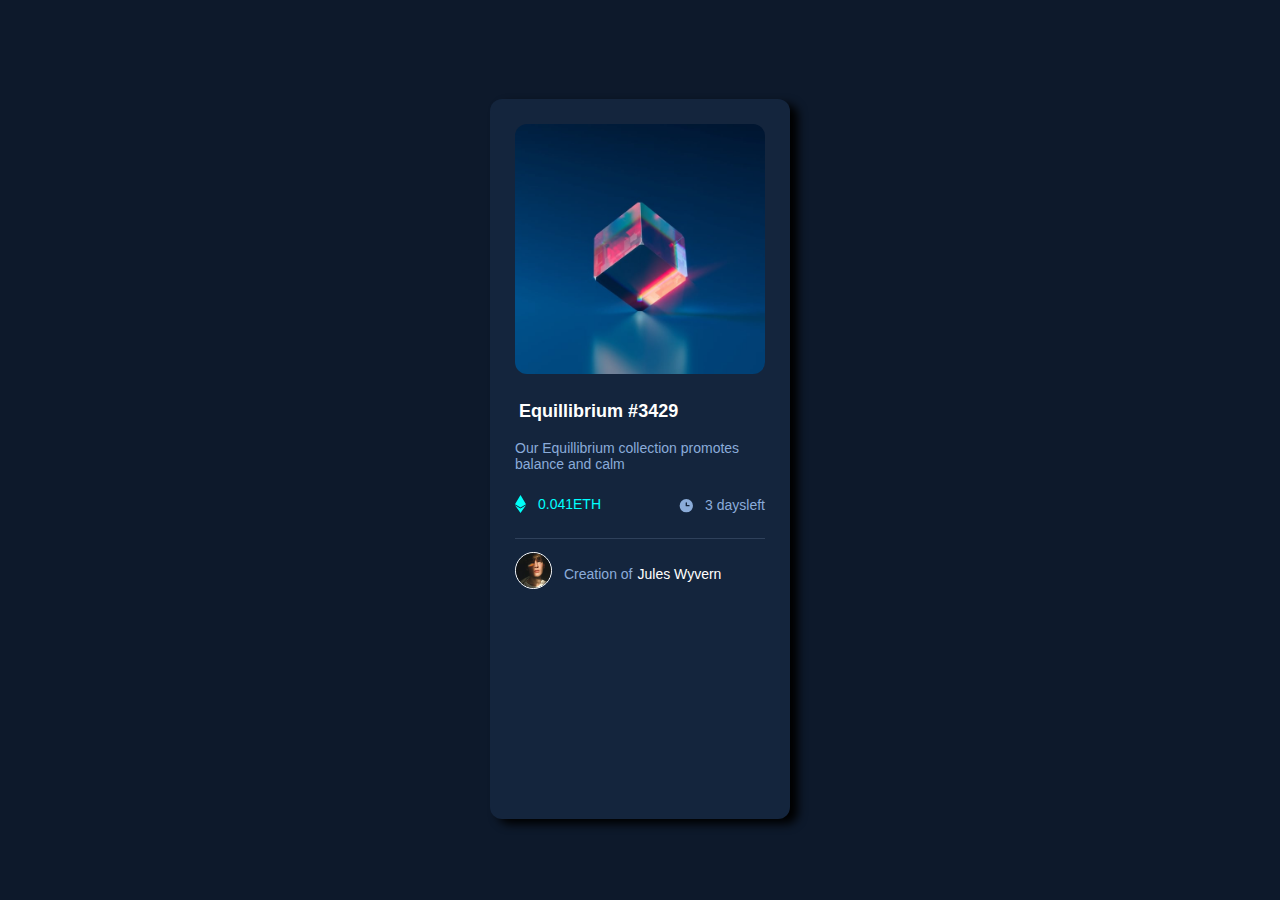
<file: NFT-preview-card/index.html>
<!DOCTYPE html>
<html lang="en">

<head>
    <meta charset="UTF-8">
    <meta http-equiv="X-UA-Compatible" content="IE=edge">
    <meta name="viewport" content="width=device-width, initial-scale=1.0">
    <title>front-end mentor project 1</title>
    <link rel="stylesheet" href="index.css">
</head>

<body>
    <main>
        <div id="image">
            <img id="equillibrium-img" src="images/image-equilibrium.jpg" alt="image-equilibrium">
            <div id="icon-view">
                <svg width="48" height="48" xmlns="http://www.w3.org/2000/svg"><g fill="none" fill-rule="evenodd"><path d="M0 0h48v48H0z"/><path d="M24 9C14 9 5.46 15.22 2 24c3.46 8.78 12 15 22 15 10.01 0 18.54-6.22 22-15-3.46-8.78-11.99-15-22-15Zm0 25c-5.52 0-10-4.48-10-10s4.48-10 10-10 10 4.48 10 10-4.48 10-10 10Zm0-16c-3.31 0-6 2.69-6 6s2.69 6 6 6 6-2.69 6-6-2.69-6-6-6Z" fill="#FFF" fill-rule="nonzero"/></g></svg>
            </div>

        </div>

        <div id="fig-text">
            <p>Equillibrium #3429</p>
        </div>
        <div id="fig-description">
            Our Equillibrium collection promotes balance and calm
        </div>
        <div id="third-section">
            <div id="ethereum-section">
                <img id="eth-img" src="images/icon-ethereum.svg" alt="icon-ethereum">
                <p>0.041ETH</p>

            </div>
            <div id="clock-section">
                <img src="images/icon-clock.svg" alt="icon-clock">
                <p>3 daysleft</p>
            </div>

        </div>
        <div id="line"></div>

        <div id="id-section">
            <img src="images/image-avatar.png" alt="image-avatar">
            <p>Creation of </p>
            <p>Jules Wyvern</p>
        </div>
    </main>

</body>

</html>
</file>
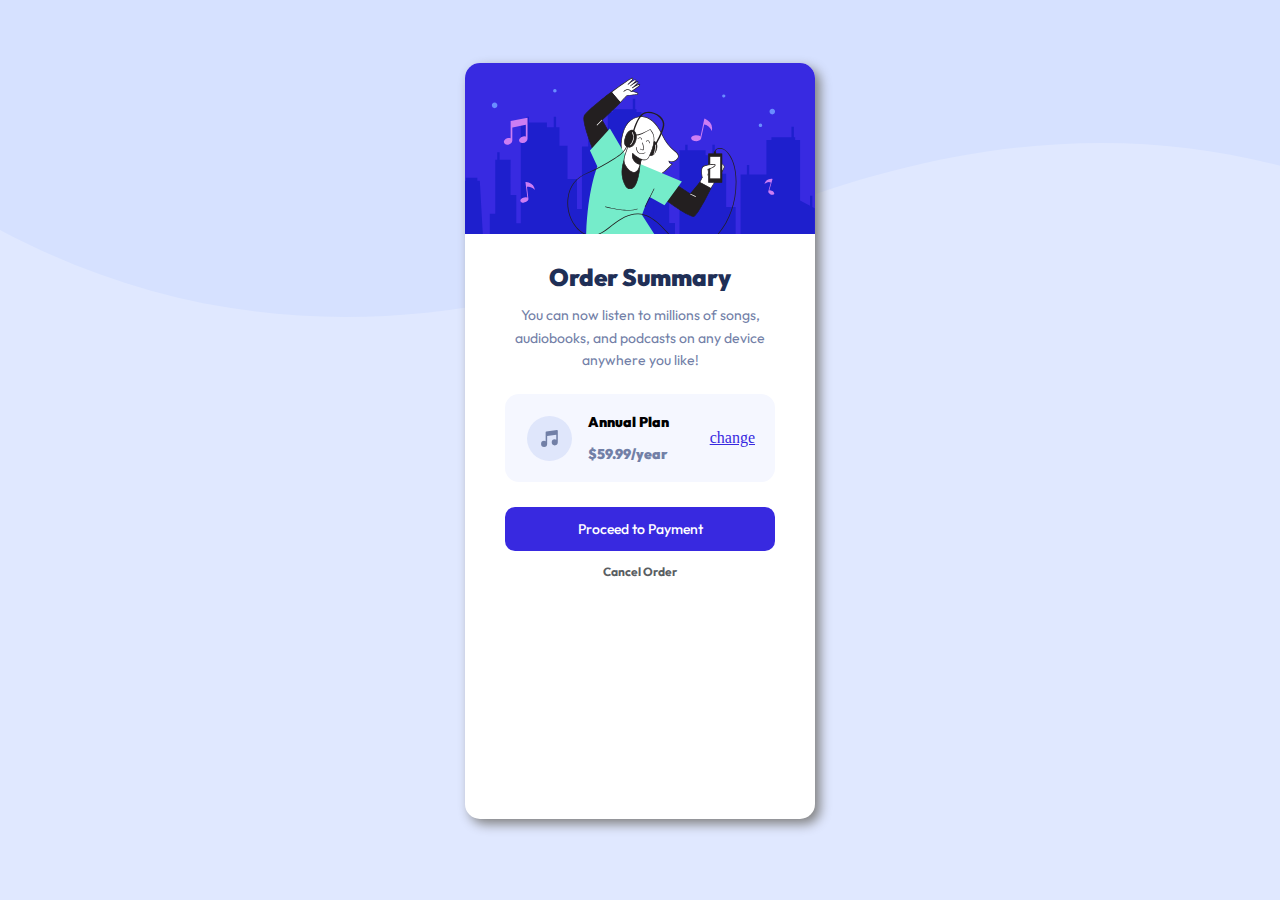
<file: Order-summary-card/index.html>
<!DOCTYPE html>
<html lang="en">

<head>
    <meta charset="UTF-8">
    <meta name="viewport" content="width=device-width, initial-scale=1.0">
    <!-- displays site properly based on user's device -->

    <link rel="icon" type="image/png" sizes="32x32" href="./images/favicon-32x32.png">

    <title>Order summary card</title>
    <link rel="stylesheet" href="index.css">
    <link href="https://fonts.googleapis.com/css2?family=Outfit&display=swap" rel="stylesheet">


</head>

<body>
    <div id="main">
        <div id="header-image">
            <img src="images/illustration-hero.svg" alt="illustration-hero">
        </div>
        <div id="content">
            <div id="first-section">
                <div id="summary">Order Summary</div>
                <div id="desc">
                    You can now listen to millions of songs, audiobooks, and podcasts on any device anywhere you like!
                </div>
            </div>
            <div id="order-sec">
                <img src="images/icon-music.svg" alt="icon-music">
                <div id="order-confirmation">
                    <p>Annual Plan</p>
                    <p>$59.99/year</p>
                </div>

                <div id="change">
                    <a href="#">change</a>
                </div>
            </div>
            <div id="buttons">
                <button>Proceed to Payment</button>
                <button>Cancel Order</button>
            </div>
            <div></div>
        </div>
    </div>
</body>

</html>

</html>
</file>
<file: NFT-preview-card/index.css>
body {
    background-color: hsl(217, 54%, 11%);
    max-width: 1440px;
}

main {
    width: 300px;
    height: 80vh;
    border-radius: 12px;
    background-color: hsl(216, 50%, 16%);
    bottom: 25%;
    position: absolute;
    left: 50%;
    transform: translate(-50%, 20%);
    display: flex;
    flex-direction: column;
    align-items: center;
    box-shadow: 8px 5px 10px black;
}

#equillibrium-img {
    width: 250px;
    border-radius: 12px;
    position: relative;
    top: 25px;
}

#icon-view:hover {
    opacity: 0.6;
    cursor: pointer;
}

#icon-view {
    width: 250px;
    height: 250px;
    background-color: cyan;
    opacity: 0.5;
    border-radius: 12px;
    transform: translateY(-92%);
    cursor: pointer;
    position: absolute;
    opacity: 0;
}

#icon-view svg {
    transform: translate(-50%, -50%);
    left: 50%;
    top: 50%;
    position: relative;
}

#fig-text {
    color: white;
    font-size: 18px;
    font-weight: 600;
    font-family: 'Outfit', sans-serif;
    margin-top: 10%;
    position: relative;
    transform: translateX(-26%);
}

#fig-text:hover {
    color: cyan;
    cursor: pointer;
}

#fig-description {
    width: 250px;
    color: hsl(215, 51%, 70%);
    font-family: 'Outfit', sans-serif;
    font-size: 14px;
    font-weight: 300;
}

#third-section {
    width: 250px;
    display: flex;
    flex-direction: row;
    justify-content: space-between;
}

#ethereum-section {
    display: flex;
    flex-direction: row;
    justify-content: flex-start;
    align-items: center;
    margin-bottom: 12px;
    margin-top: 10px;
}

#ethereum-section p {
    color: cyan;
    font-size: 14px;
    margin-left: 12px;
    font-family: 'Outfit', sans-serif;
}

#eth-img {
    width: 11px;
    height: 18px;
    position: relative;
}

#clock-section {
    display: flex;
    flex-direction: row;
    align-items: center;
    justify-content: flex-end;
}

#clock-section img {
    width: 17px;
    height: 17px;
}

#clock-section p {
    color: hsl(215, 51%, 70%);
    font-family: 'Outfit', sans-serif;
    font-size: 14px;
    margin-left: 10px;
}

#line {
    background-color: hsl(215, 32%, 27%);
    width: 250px;
    height: 0.1px;
}

#id-section {
    display: flex;
    width: 250px;
    flex-direction: row;
    margin-top: 14px;
}

#id-section img {
    width: 35px;
    height: 35px;
    border: 1px solid white;
    border-radius: 100%;
}

#id-section p {
    font-family: 'Outfit', sans-serif;
    font-size: 14px;
}

#id-section p:first-of-type {
    color: hsl(215, 51%, 70%);
    margin-left: 12px;
}

#id-section p:last-of-type {
    color: hsl(0, 0%, 100%);
    margin-left: 5px;
}

#id-section p:last-of-type:hover {
    color: cyan;
    cursor: pointer;
}

@media screen and (max-width:768px) {
    main {
        width: 250px;
        height: 450px;
    }
    #equillibrium-img {
        width: 200px;
    }
    #icon-view {
        width: 200px;
        transform: translateY(-90%);
    }
    #icon-view:hover {
        height: 200px;
    }
    #fig-text {
        font-size: 14px;
    }
    #fig-description {
        width: 200px;
        font-size: 12px;
    }
    #third-section {
        width: 200px;
    }
    #ethereum-section p {
        font-size: 12px;
    }
    #clock-section p {
        font-size: 12px;
        margin-left: 8px;
    }
    #line {
        width: 200px;
    }
    #id-section {
        width: 200px;
        margin-top: 14px;
    }
    #id-section img {
        width: 30px;
        height: 30px;
    }
    #id-section p {
        font-size: 12px;
    }
}
</file>
<file: Order-summary-card/index.css>
body {
    background: url('images/pattern-background-desktop.svg');
    background-position-y: -120px;
    background-color: hsl(225, 100%, 94%);
    max-width: 1440px;
}

#main {
    width: 350px;
    height: 84vh;
    background-color: white;
    border-radius: 15px;
    box-shadow: 5px 5px 12px gray;
    position: relative;
    margin: auto auto;
    margin-top: 5%;
}

#header-image img {
    width: 350px;
    border-radius: 15px 15px 0px 0px;
}

#content {
    width: 270px;
    margin-left: auto;
    margin-right: auto;
}

#first-section {
    margin-top: 24px;
    text-align: center;
}

#summary {
    font-size: 24px;
    color: hsl(223, 47%, 23%);
    font-weight: 900;
    font-family: 'Outfit', sans-serif;
}

#desc {
    font-size: 14px;
    font-family: 'Outfit', sans-serif;
    line-height: 1.6;
    margin-top: 12px;
    color: hsl(224, 23%, 55%)
}

#order-sec {
    display: flex;
    flex-direction: row;
    margin-top: 23px;
    justify-content: space-between;
    background-color: hsl(225, 100%, 98%);
    border-radius: 14px;
    align-items: center;
    box-sizing: border-box;
    padding: 5px;
}

#order-sec img {
    width: 45px;
    height: 45px;
    margin-left: 17px;
}

#change {
    margin-right: 15px;
    margin-left: 25px;
}

#change a {
    color: hsl(245, 75%, 52%);
    font-weight: 500;
}

#order-confirmation {
    font-size: 14px;
    font-weight: 900;
    font-family: 'Outfit', sans-serif;
    align-items: center;
    justify-content: center;
}

#order-confirmation:first-child {
    color: hsl(223, 47%, 23%);
}

#order-confirmation :last-child {
    color: hsl(224, 23%, 55%);
}

#buttons {
    display: flex;
    flex-direction: column;
    margin-top: 25px;
    margin-bottom: 24px;
}

#buttons button:first-child {
    background-color: hsl(245, 75%, 52%);
    border-radius: 10px;
    padding: 13px;
    border: none;
    color: white;
    font-family: 'Outfit', sans-serif;
    font-weight: 500;
    font-size: 14px;
}

#buttons button:first-child:hover {
    cursor: pointer;
    box-shadow: 4px 4px 8px gray;
}

#buttons button:last-child:hover {
    cursor: pointer;
}

#buttons button:last-child {
    background-color: white;
    border: none;
    font-family: 'Outfit', sans-serif;
    color: hsl(213, 5%, 37%);
    font-weight: 700;
    margin-top: 12px;
    padding-bottom: 9px;
    font-size: 12px;
    margin-bottom: 15px;
}

@media screen and (max-width: 375px) {
    body {
        background: url('images/pattern-background-mobile.svg');
        background-repeat: no-repeat;
        background-color: hsl(225, 100%, 94%);
    }
    #main {
        width: 250px;
        height: 74vh;
    }
    #header-image img {
        width: 250px;
    }
    #content {
        width: 170px;
    }
    #summary {
        font-size: 18px;
    }
    #desc {
        font-size: 11px;
    }
    #order-sec {
        box-sizing: border-box;
        padding: 0px;
        width: 170px;
    }
    #order-sec img {
        width: 25px;
        height: 25px;
        margin-left: 12px;
        margin-right: 14px;
    }
    #order-confirmation {
        font-size: 11px;
    }
    #change {
        margin-right: 25px;
        margin-left: 20px;
    }
    #change a {
        font-size: 12px;
    }
    #buttons {
        display: flex;
        flex-direction: column;
        margin-top: 25px;
        margin-bottom: 24px;
    }
    #buttons button:first-child {
        padding: 8px;
        border: none;
        font-size: 12px;
    }
    #buttons button:last-child {
        margin-top: 20px;
        font-size: 12px;
    }
}
</file>
